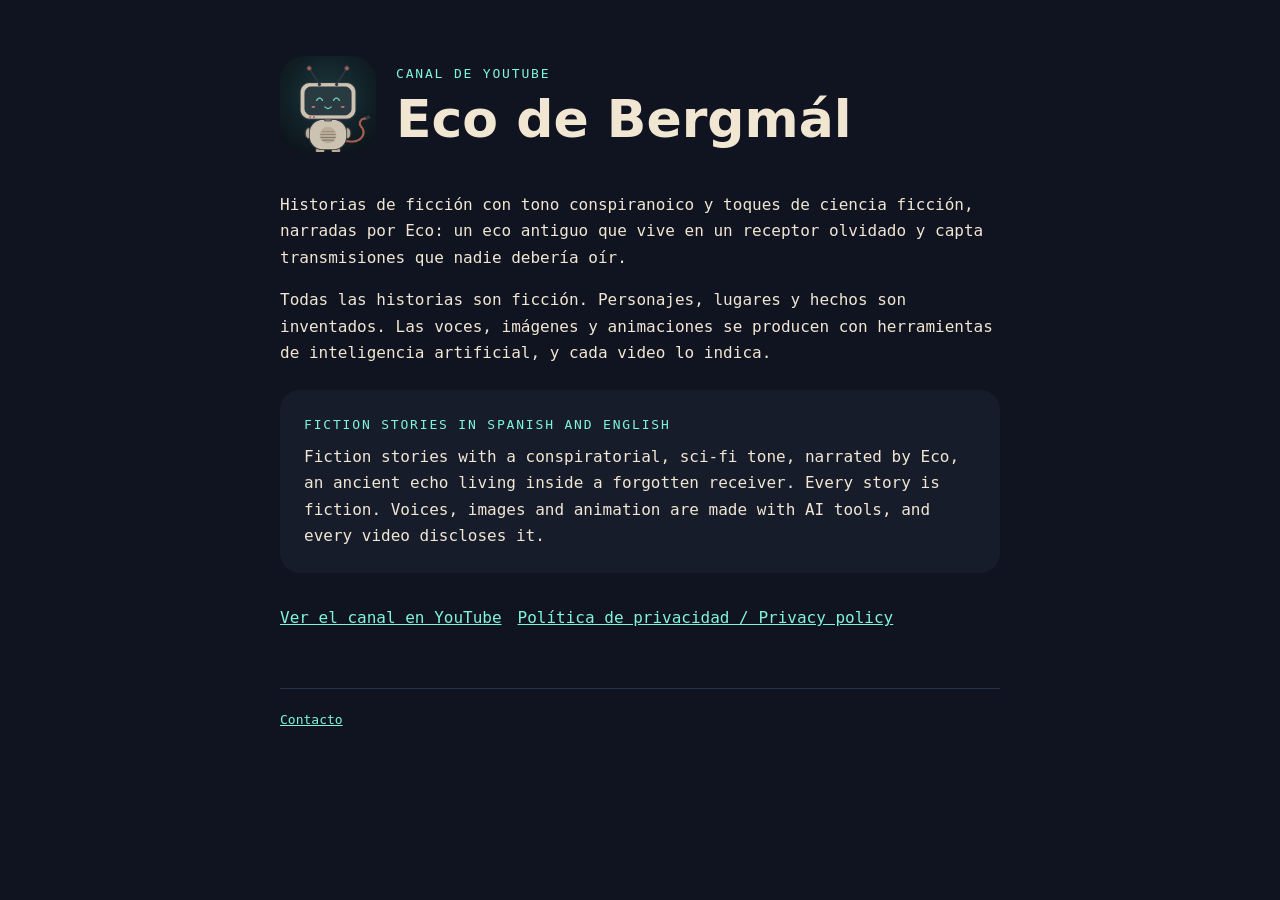
<file: index.html>
<!doctype html>
<html lang="es">
  <head>
    <meta charset="utf-8" />
    <meta name="viewport" content="width=device-width,initial-scale=1" />
    <title>Eco de Bergmál</title>
    <meta
      name="description"
      content="Historias de ficción con tono conspiranoico y ciencia ficción, narradas por Eco."
    />
    <link rel="icon" href="eco.png" />
    <link rel="stylesheet" href="estilo.css" />
  </head>
  <body>
    <main>
      <header>
        <img src="eco.png" alt="Eco, el narrador del canal" />
        <div>
          <p class="etiqueta">Canal de YouTube</p>
          <h1>Eco de Bergmál</h1>
        </div>
      </header>
      <p>
        Historias de ficción con tono conspiranoico y toques de ciencia ficción,
        narradas por Eco: un eco antiguo que vive en un receptor olvidado y
        capta transmisiones que nadie debería oír.
      </p>
      <p>
        Todas las historias son ficción. Personajes, lugares y hechos son
        inventados. Las voces, imágenes y animaciones se producen con
        herramientas de inteligencia artificial, y cada video lo indica.
      </p>
      <div class="panel">
        <p class="etiqueta">Fiction stories in Spanish and English</p>
        <p style="margin: 0">
          Fiction stories with a conspiratorial, sci-fi tone, narrated by Eco,
          an ancient echo living inside a forgotten receiver. Every story is
          fiction. Voices, images and animation are made with AI tools, and
          every video discloses it.
        </p>
      </div>
      <nav>
        <a href="https://www.youtube.com/@ecodebergmal"
          >Ver el canal en YouTube</a
        >
        <a href="privacidad.html">Política de privacidad / Privacy policy</a>
      </nav>
      <footer>
        <a href="mailto:marius_malkavian_darkness@hotmail.com">Contacto</a>
      </footer>
    </main>
  </body>
</html>
</file>
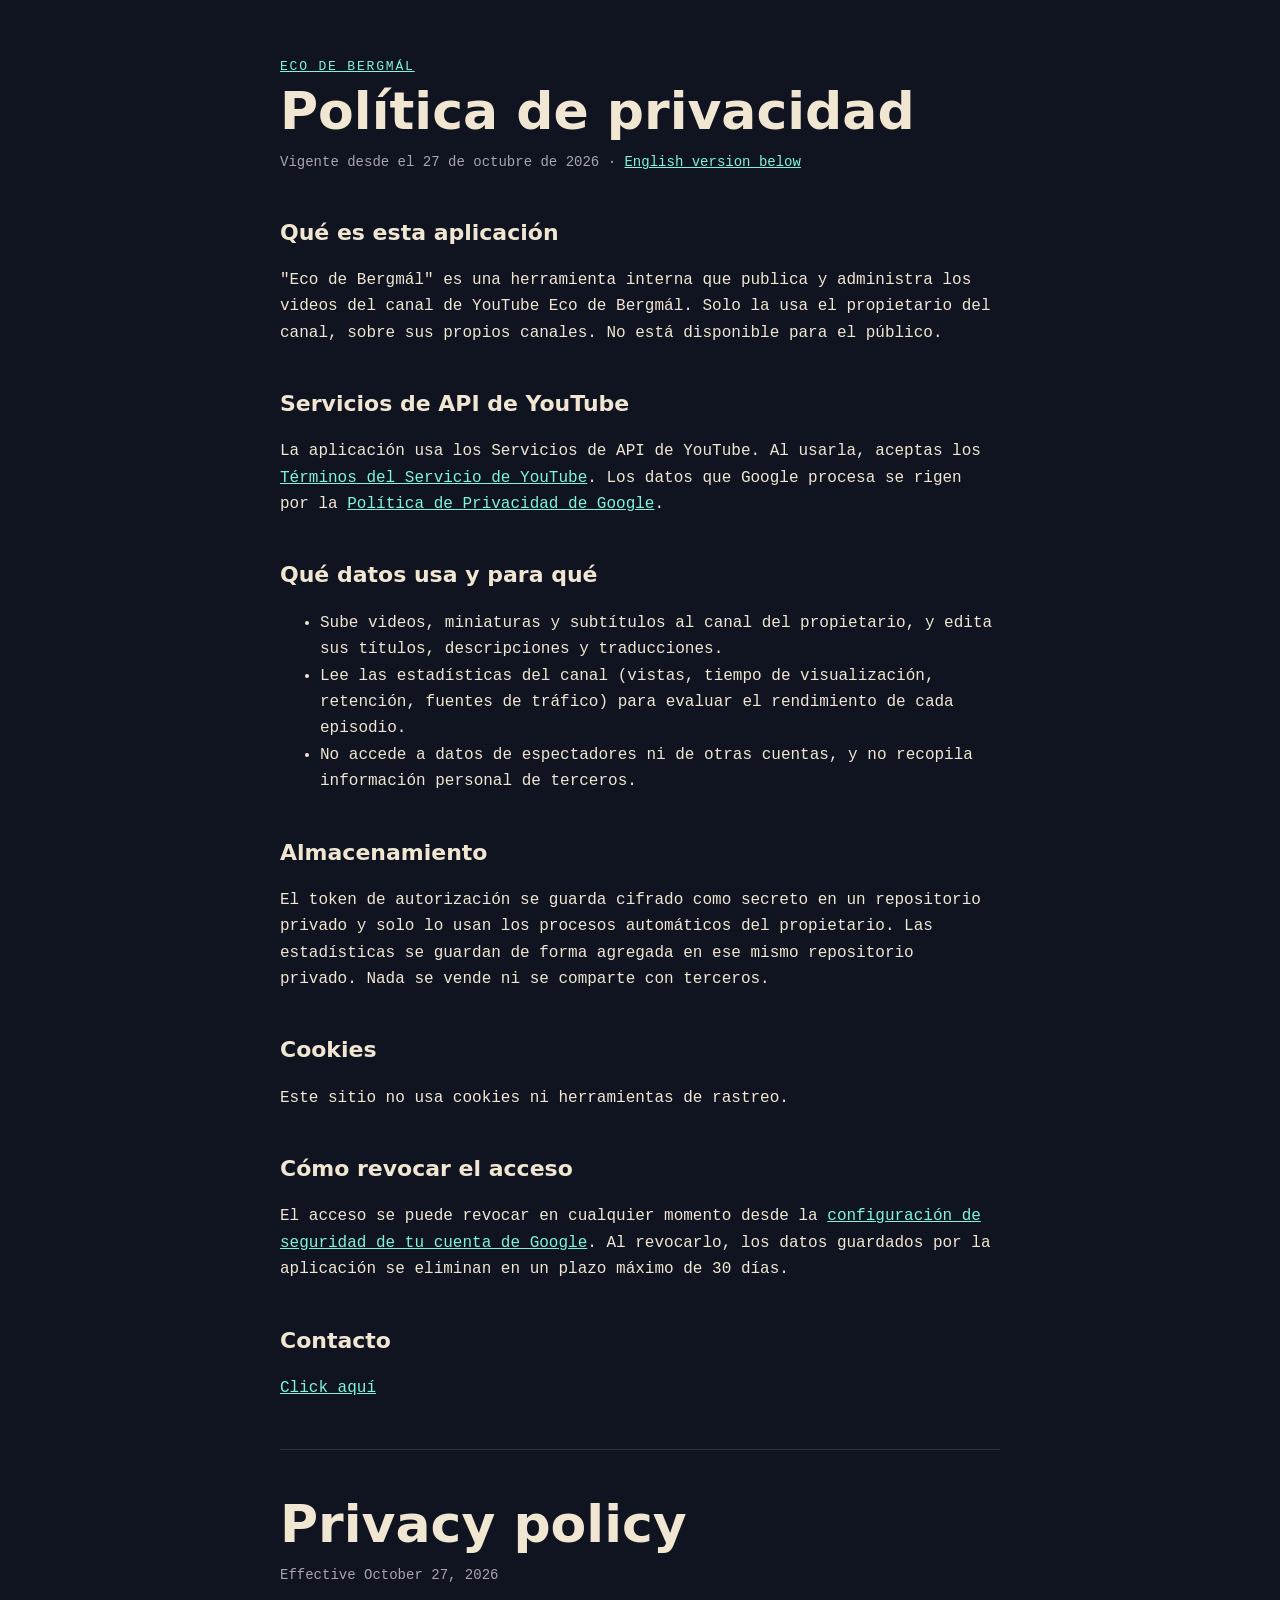
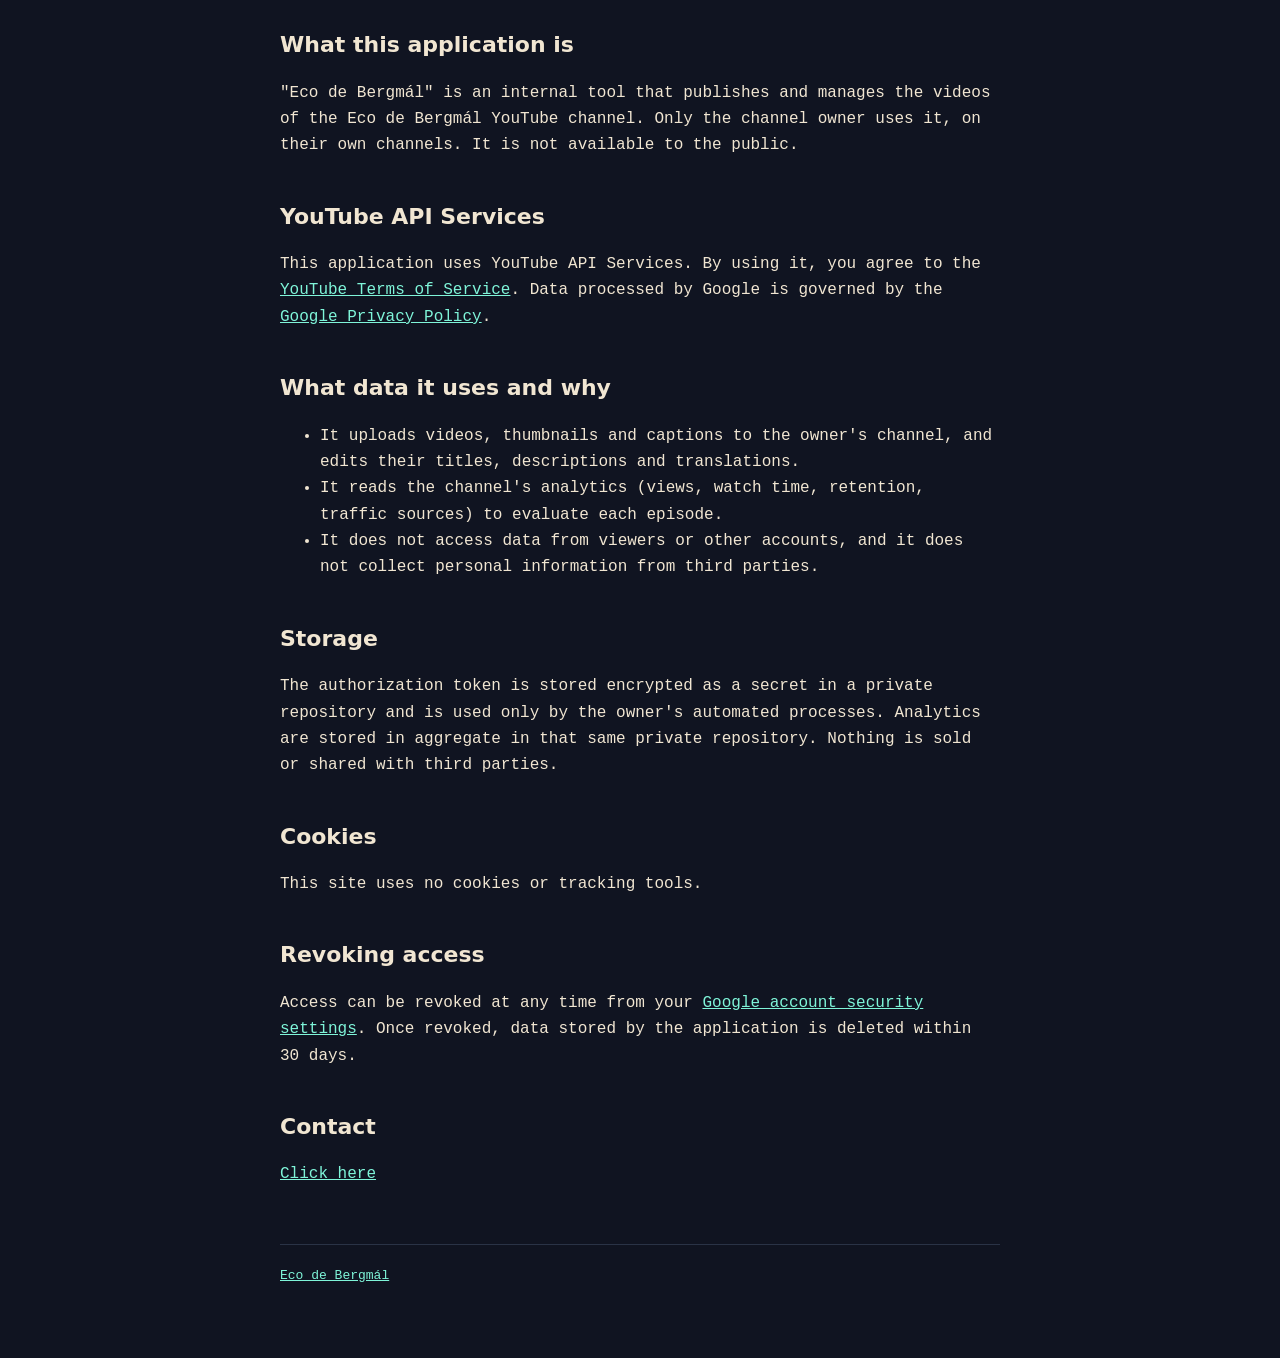
<file: privacidad.html>
<!doctype html>
<html lang="es">
  <head>
    <meta charset="utf-8" />
    <meta name="viewport" content="width=device-width,initial-scale=1" />
    <title>Privacidad · Eco de Bergmál</title>
    <link rel="icon" href="eco.png" />
    <link rel="stylesheet" href="estilo.css" />
  </head>
  <body>
    <main>
      <p class="etiqueta"><a href="./">Eco de Bergmál</a></p>
      <h1>Política de privacidad</h1>
      <p class="tenue">
        Vigente desde el 27 de octubre de 2026 ·
        <a href="#en">English version below</a>
      </p>

      <h2>Qué es esta aplicación</h2>
      <p>
        "Eco de Bergmál" es una herramienta interna que publica y administra los
        videos del canal de YouTube Eco de Bergmál. Solo la usa el propietario
        del canal, sobre sus propios canales. No está disponible para el
        público.
      </p>

      <h2>Servicios de API de YouTube</h2>
      <p>
        La aplicación usa los Servicios de API de YouTube. Al usarla, aceptas
        los
        <a href="https://www.youtube.com/t/terms"
          >Términos del Servicio de YouTube</a
        >. Los datos que Google procesa se rigen por la
        <a href="https://policies.google.com/privacy"
          >Política de Privacidad de Google</a
        >.
      </p>

      <h2>Qué datos usa y para qué</h2>
      <ul>
        <li>
          Sube videos, miniaturas y subtítulos al canal del propietario, y edita
          sus títulos, descripciones y traducciones.
        </li>
        <li>
          Lee las estadísticas del canal (vistas, tiempo de visualización,
          retención, fuentes de tráfico) para evaluar el rendimiento de cada
          episodio.
        </li>
        <li>
          No accede a datos de espectadores ni de otras cuentas, y no recopila
          información personal de terceros.
        </li>
      </ul>

      <h2>Almacenamiento</h2>
      <p>
        El token de autorización se guarda cifrado como secreto en un
        repositorio privado y solo lo usan los procesos automáticos del
        propietario. Las estadísticas se guardan de forma agregada en ese mismo
        repositorio privado. Nada se vende ni se comparte con terceros.
      </p>

      <h2>Cookies</h2>
      <p>Este sitio no usa cookies ni herramientas de rastreo.</p>

      <h2>Cómo revocar el acceso</h2>
      <p>
        El acceso se puede revocar en cualquier momento desde la
        <a href="https://security.google.com/settings/security/permissions"
          >configuración de seguridad de tu cuenta de Google</a
        >. Al revocarlo, los datos guardados por la aplicación se eliminan en un
        plazo máximo de 30 días.
      </p>

      <h2>Contacto</h2>
      <p>
        <a href="mailto:marius_malkavian_darkness@hotmail.com">Click aquí</a>
      </p>

      <hr id="en" />

      <h1>Privacy policy</h1>
      <p class="tenue">Effective October 27, 2026</p>

      <h2>What this application is</h2>
      <p>
        "Eco de Bergmál" is an internal tool that publishes and manages the
        videos of the Eco de Bergmál YouTube channel. Only the channel owner
        uses it, on their own channels. It is not available to the public.
      </p>

      <h2>YouTube API Services</h2>
      <p>
        This application uses YouTube API Services. By using it, you agree to
        the
        <a href="https://www.youtube.com/t/terms">YouTube Terms of Service</a>.
        Data processed by Google is governed by the
        <a href="https://policies.google.com/privacy">Google Privacy Policy</a>.
      </p>

      <h2>What data it uses and why</h2>
      <ul>
        <li>
          It uploads videos, thumbnails and captions to the owner's channel, and
          edits their titles, descriptions and translations.
        </li>
        <li>
          It reads the channel's analytics (views, watch time, retention,
          traffic sources) to evaluate each episode.
        </li>
        <li>
          It does not access data from viewers or other accounts, and it does
          not collect personal information from third parties.
        </li>
      </ul>

      <h2>Storage</h2>
      <p>
        The authorization token is stored encrypted as a secret in a private
        repository and is used only by the owner's automated processes.
        Analytics are stored in aggregate in that same private repository.
        Nothing is sold or shared with third parties.
      </p>

      <h2>Cookies</h2>
      <p>This site uses no cookies or tracking tools.</p>

      <h2>Revoking access</h2>
      <p>
        Access can be revoked at any time from your
        <a href="https://security.google.com/settings/security/permissions"
          >Google account security settings</a
        >. Once revoked, data stored by the application is deleted within 30
        days.
      </p>

      <h2>Contact</h2>
      <p>
        <a href="mailto:marius_malkavian_darkness@hotmail.com">Click here</a>
      </p>

      <footer><a href="./">Eco de Bergmál</a></footer>
    </main>
  </body>
</html>
</file>
<file: estilo.css>
:root{--crema:#F1E6D2;--terracota:#C8613F;--fondo:#101421;--panel:#171C2B;--senal:#7FF5D9;--tenue:#A9A3B8;--linea:#2A3346}
*{box-sizing:border-box}
html{background:var(--fondo)}
body{margin:0;background:var(--fondo);color:var(--crema);font:16px/1.65 ui-monospace,SFMono-Regular,Menlo,Consolas,monospace}
a{color:var(--senal)}a:hover{color:var(--crema)}
main{max-width:760px;margin:0 auto;padding:56px 20px 72px}
header{display:flex;gap:20px;align-items:center;margin-bottom:40px}
header img{width:96px;height:96px;border-radius:24px;background:var(--panel)}
h1{font-family:system-ui,-apple-system,"Segoe UI",sans-serif;font-weight:800;font-size:clamp(32px,6vw,52px);line-height:1;margin:0}
h2{font-family:system-ui,-apple-system,"Segoe UI",sans-serif;font-weight:700;font-size:22px;margin:40px 0 8px;color:var(--crema)}
.etiqueta{font-size:13px;letter-spacing:.14em;text-transform:uppercase;color:var(--senal);margin:0 0 8px}
.panel{background:var(--panel);border-radius:20px;padding:24px;margin:24px 0}
p,li{color:var(--crema)}
.tenue{color:var(--tenue);font-size:14px}
nav{display:flex;flex-wrap:wrap;gap:16px;margin-top:32px}
footer{margin-top:56px;padding-top:20px;border-top:1px solid var(--linea);color:var(--tenue);font-size:13px}
hr{border:0;border-top:1px solid var(--linea);margin:48px 0}
</file>
